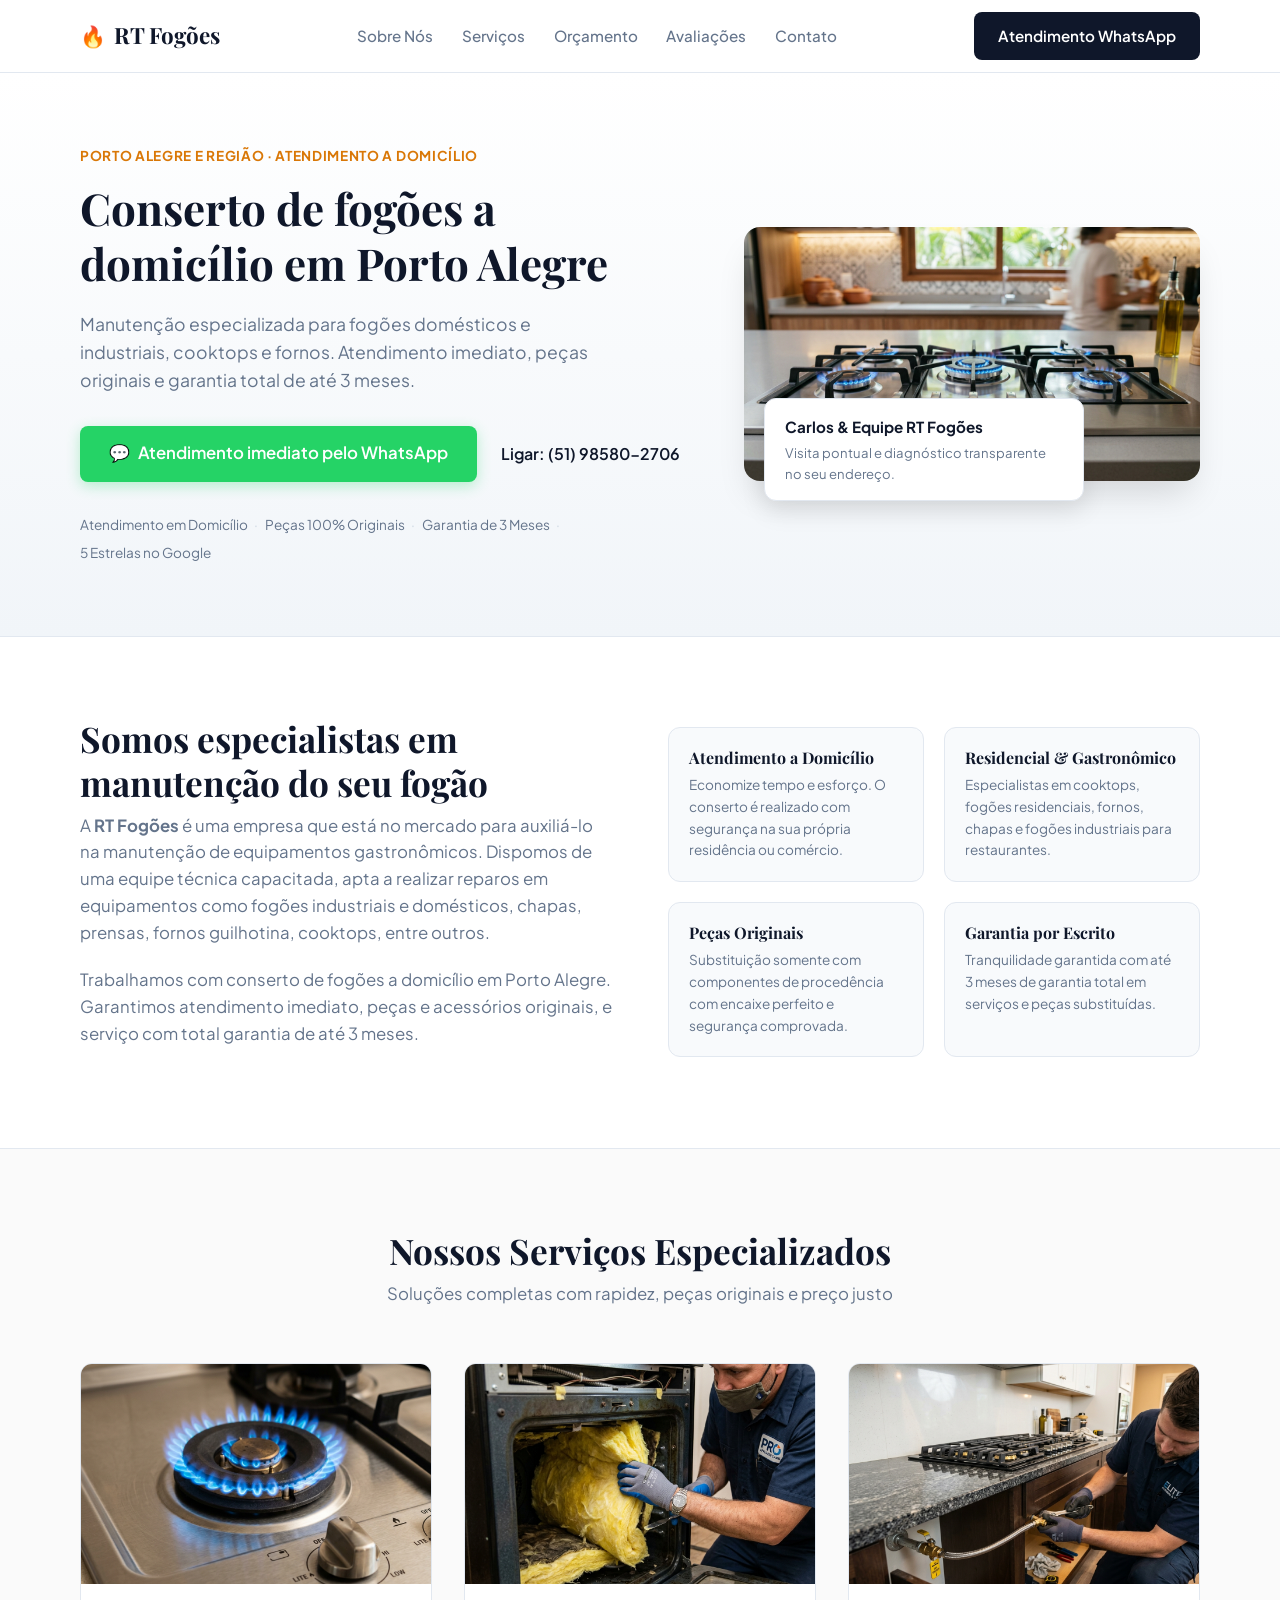
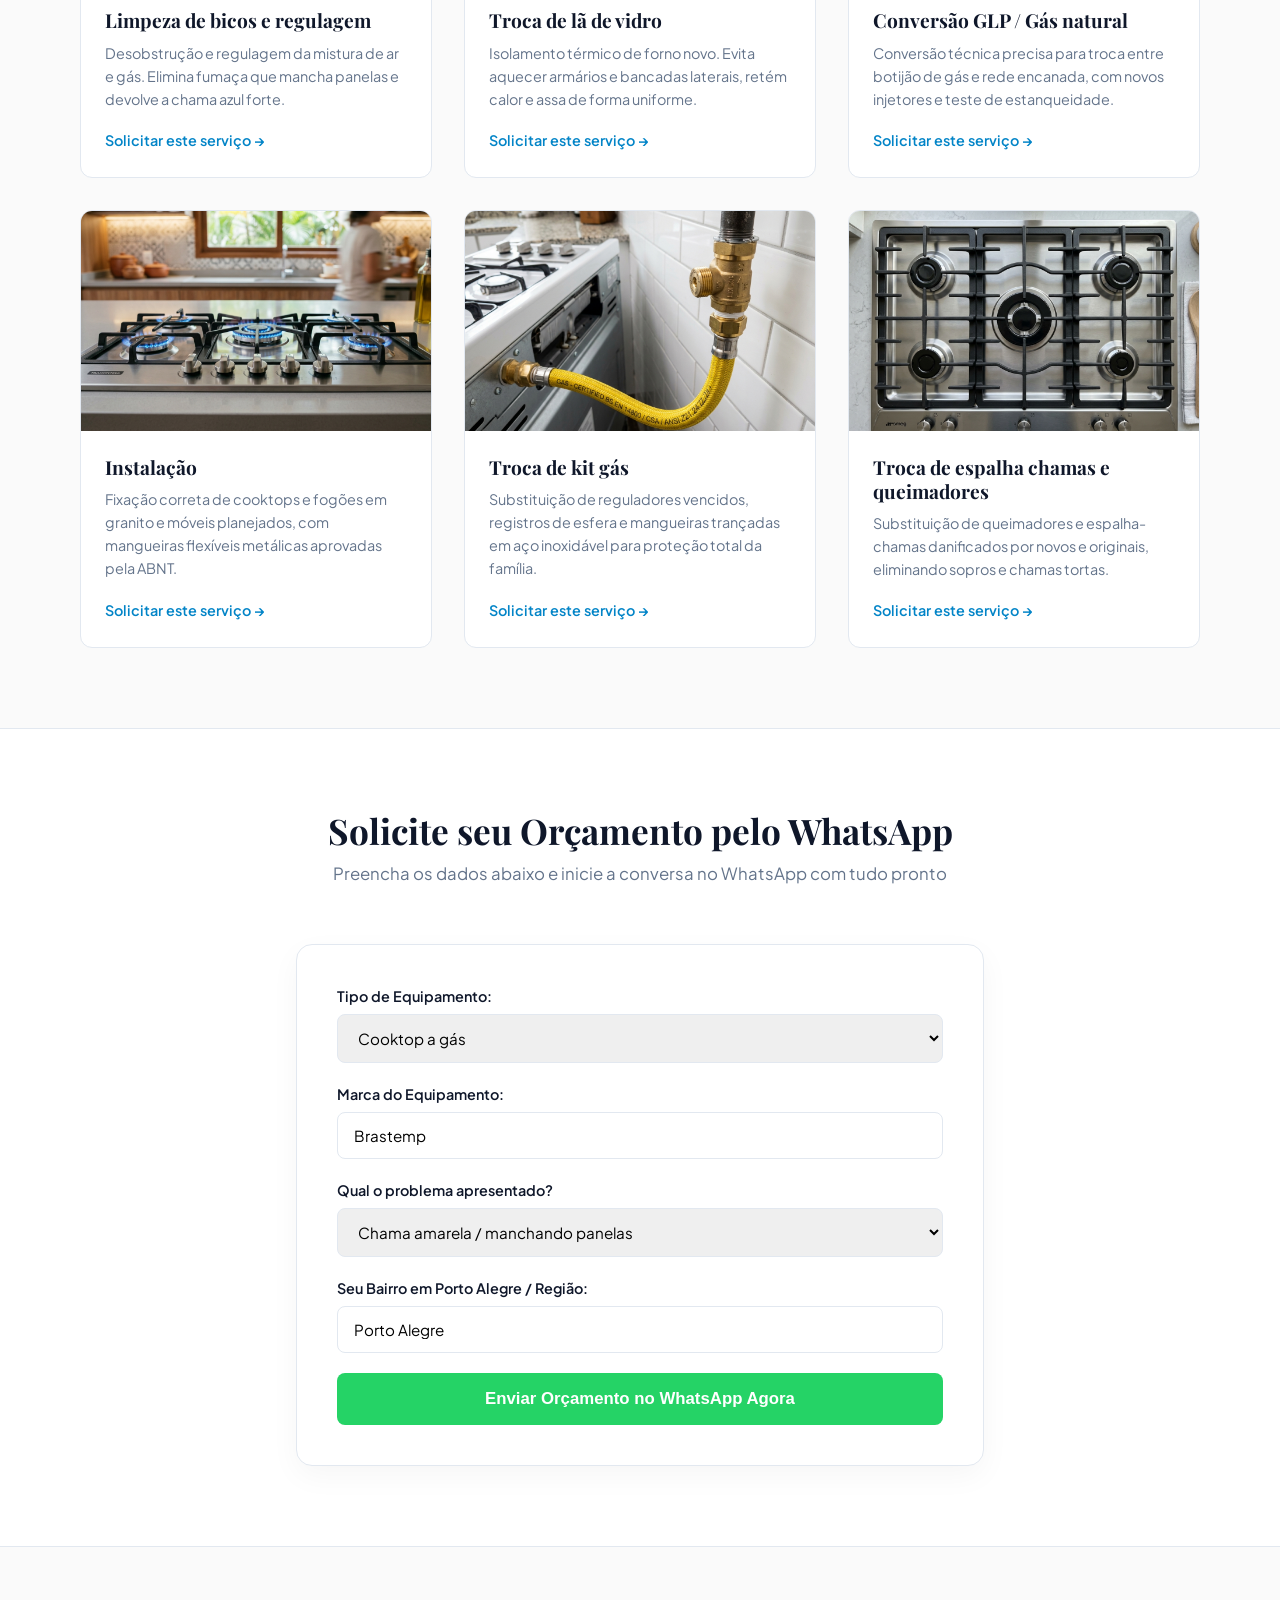
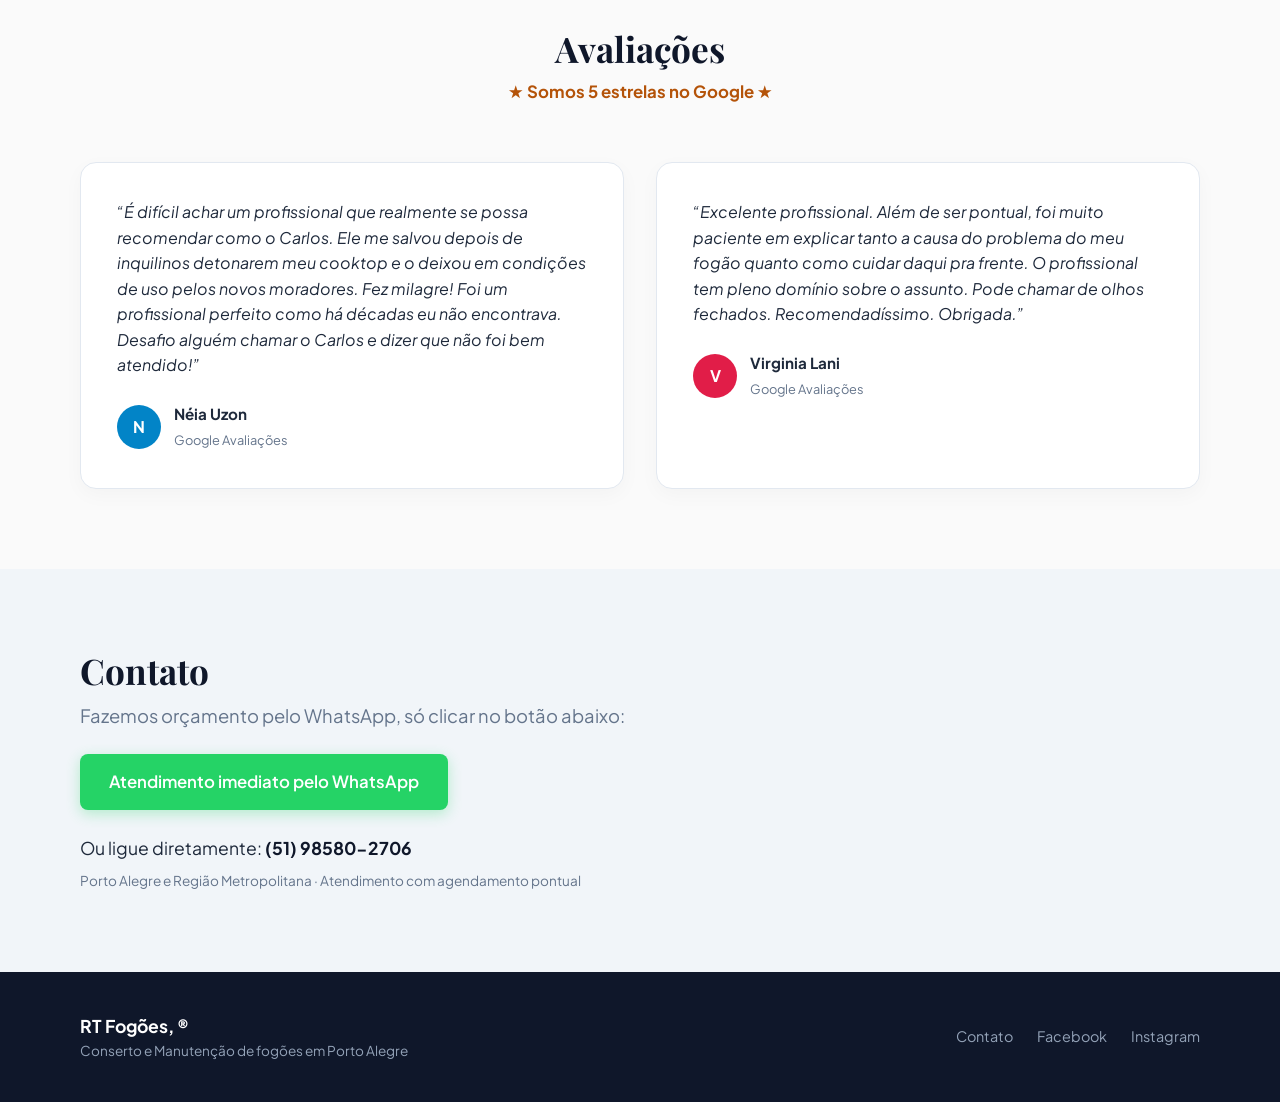
<file: index.html>
<!DOCTYPE html>
<html lang="pt-BR" class="scroll-smooth">
<head>
  <meta charset="UTF-8">
  <meta name="viewport" content="width=device-width, initial-scale=1.0">
  <title>RT Fogões - Conserto e Manutenção a Domicílio em Porto Alegre</title>
  <meta name="description" content="Conserto e manutenção especializada de fogões domésticos e industriais, cooktops e fornos a domicílio em Porto Alegre. Atendimento rápido via WhatsApp!">
  <meta property="og:type" content="website" />
  <meta name="twitter:card" content="summary_large_image" />
  <link rel="stylesheet" href="style.css">
  <link rel="preconnect" href="https://fonts.googleapis.com">
  <link rel="preconnect" href="https://fonts.gstatic.com" crossorigin>
  <link href="https://fonts.googleapis.com/css2?family=Playfair+Display:ital,wght@0,600;0,700;1,600&family=Plus+Jakarta+Sans:wght@400;500;600;700&display=swap" rel="stylesheet">
</head>
<body>

  <!-- Top Bar -->
  <header class="top-bar">
    <div class="container top-bar-inner">
      <a href="#" class="brand">
        <span class="brand-flame">🔥</span> RT Fogões
      </a>
      <nav class="nav-links">
        <a href="#sobre">Sobre Nós</a>
        <a href="#servicos">Serviços</a>
        <a href="#orcamento">Orçamento</a>
        <a href="#avaliacoes">Avaliações</a>
        <a href="#contato">Contato</a>
      </nav>
      <div class="header-action">
        <a href="https://wa.me/5551985802706?text=Ol%C3%A1%2C%20gostaria%20de%20um%20or%C3%A7amento%20para%20conserto%20de%20fog%C3%A3o." target="_blank" rel="noopener" class="btn btn-primary">
          Atendimento WhatsApp</a>
      </div>
    </div>
  </header>

  <!-- Hero Section -->
  <section class="hero-section">
    <div class="container hero-grid">
      <div class="hero-text">
        <p class="hero-location">Porto Alegre e Região · Atendimento a Domicílio</p>
        <h1 class="hero-title">Conserto de fogões a domicílio em Porto Alegre</h1>
        <p class="hero-lead">
          Manutenção especializada para fogões domésticos e industriais, cooktops e fornos. Atendimento imediato, peças originais e garantia total de até 3 meses.
        </p>
        <div class="hero-actions">
          <a href="https://wa.me/5551985802706?text=Ol%C3%A1%2C%20gostaria%20de%20um%20or%C3%A7amento%20para%20conserto%20de%20fog%C3%A3o." target="_blank" rel="noopener" class="btn btn-whatsapp-large">
            <span>💬</span> Atendimento imediato pelo WhatsApp
          </a>
          <a href="tel:51985802706" class="phone-link">Ligar: (51) 98580-2706</a>
        </div>
        <div class="hero-badges">
          <span>Atendimento em Domicílio</span>
          <span class="dot">·</span>
          <span>Peças 100% Originais</span>
          <span class="dot">·</span>
          <span>Garantia de 3 Meses</span>
          <span class="dot">·</span>
          <span>5 Estrelas no Google</span>
        </div>
      </div>
      <div class="hero-image-wrapper">
        <img src="images/hero.jpg" alt="Cooktop com chamas azuis perfeitas" class="hero-img">
        <div class="hero-card-floating">
          <strong>Carlos & Equipe RT Fogões</strong>
          <p>Visita pontual e diagnóstico transparente no seu endereço.</p>
        </div>
      </div>
    </div>
  </section>

  <!-- Sobre Nós -->
  <section id="sobre" class="section section-alt">
    <div class="container">
      <div class="about-grid">
        <div class="about-heading">
          <h2 class="section-title">Somos especialistas em manutenção do seu fogão</h2>
          <p class="about-lead">
            A <strong>RT Fogões</strong> é uma empresa que está no mercado para auxiliá-lo na manutenção de equipamentos gastronômicos. Dispomos de uma equipe técnica capacitada, apta a realizar reparos em equipamentos como fogões industriais e domésticos, chapas, prensas, fornos guilhotina, cooktops, entre outros.
          </p>
          <p class="about-lead">
            Trabalhamos com conserto de fogões a domicílio em Porto Alegre. Garantimos atendimento imediato, peças e acessórios originais, e serviço com total garantia de até 3 meses.
          </p>
        </div>
        <div class="about-cards">
          <div class="feature-box">
            <h3>Atendimento a Domicílio</h3>
            <p>Economize tempo e esforço. O conserto é realizado com segurança na sua própria residência ou comércio.</p>
          </div>
          <div class="feature-box">
            <h3>Residencial & Gastronômico</h3>
            <p>Especialistas em cooktops, fogões residenciais, fornos, chapas e fogões industriais para restaurantes.</p>
          </div>
          <div class="feature-box">
            <h3>Peças Originais</h3>
            <p>Substituição somente com componentes de procedência com encaixe perfeito e segurança comprovada.</p>
          </div>
          <div class="feature-box">
            <h3>Garantia por Escrito</h3>
            <p>Tranquilidade garantida com até 3 meses de garantia total em serviços e peças substituídas.</p>
          </div>
        </div>
      </div>
    </div>
  </section>

  <!-- Serviços -->
  <section id="servicos" class="section">
    <div class="container">
      <div class="section-header-center">
        <h2 class="section-title">Nossos Serviços Especializados</h2>
        <p class="section-subtitle">Soluções completas com rapidez, peças originais e preço justo</p>
      </div>

      <div class="services-grid">
        <div class="service-card">
          <img src="images/limpeza-bicos.jpg" alt="Limpeza de bicos e regulagem" class="service-img">
          <div class="service-content">
            <h3>Limpeza de bicos e regulagem</h3>
            <p>Desobstrução e regulagem da mistura de ar e gás. Elimina fumaça que mancha panelas e devolve a chama azul forte.</p>
            <a href="https://wa.me/5551985802706?text=Ol%C3%A1%2C%20preciso%20de%20Limpeza%20de%20Bicos%20e%20Regulagem%20de%20chama." target="_blank" class="service-link">Solicitar este serviço →</a>
          </div>
        </div>

        <div class="service-card">
          <img src="images/la-de-vidro.jpg" alt="Troca de lã de vidro" class="service-img">
          <div class="service-content">
            <h3>Troca de lã de vidro</h3>
            <p>Isolamento térmico de forno novo. Evita aquecer armários e bancadas laterais, retém calor e assa de forma uniforme.</p>
            <a href="https://wa.me/5551985802706?text=Ol%C3%A1%2C%20preciso%20de%20Troca%20de%20L%C3%A3%20de%20Vidro%20no%20meu%20forno." target="_blank" class="service-link">Solicitar este serviço →</a>
          </div>
        </div>

        <div class="service-card">
          <img src="images/instalacao.jpg" alt="Conversão GLP / Gás natural" class="service-img">
          <div class="service-content">
            <h3>Conversão GLP / Gás natural</h3>
            <p>Conversão técnica precisa para troca entre botijão de gás e rede encanada, com novos injetores e teste de estanqueidade.</p>
            <a href="https://wa.me/5551985802706?text=Ol%C3%A1%2C%20preciso%20de%20Convers%C3%A3o%20de%20G%C3%A1s%20(GLP%20%2F%20Natural)." target="_blank" class="service-link">Solicitar este serviço →</a>
          </div>
        </div>

        <div class="service-card">
          <img src="images/hero.jpg" alt="Instalação de fogão e cooktop" class="service-img">
          <div class="service-content">
            <h3>Instalação</h3>
            <p>Fixação correta de cooktops e fogões em granito e móveis planejados, com mangueiras flexíveis metálicas aprovadas pela ABNT.</p>
            <a href="https://wa.me/5551985802706?text=Ol%C3%A1%2C%20preciso%20de%20Instala%C3%A7%C3%A3o%20de%20fog%C3%A3o%20%2F%20cooktop." target="_blank" class="service-link">Solicitar este serviço →</a>
          </div>
        </div>

        <div class="service-card">
          <img src="images/kit-gas.jpg" alt="Troca de kit gás" class="service-img">
          <div class="service-content">
            <h3>Troca de kit gás</h3>
            <p>Substituição de reguladores vencidos, registros de esfera e mangueiras trançadas em aço inoxidável para proteção total da família.</p>
            <a href="https://wa.me/5551985802706?text=Ol%C3%A1%2C%20preciso%20de%20Troca%20de%20Kit%20G%C3%A1s." target="_blank" class="service-link">Solicitar este serviço →</a>
          </div>
        </div>

        <div class="service-card">
          <img src="images/queimadores.jpg" alt="Troca de espalha chamas e queimadores" class="service-img">
          <div class="service-content">
            <h3>Troca de espalha chamas e queimadores</h3>
            <p>Substituição de queimadores e espalha-chamas danificados por novos e originais, eliminando sopros e chamas tortas.</p>
            <a href="https://wa.me/5551985802706?text=Ol%C3%A1%2C%20preciso%20de%20Troca%20de%20Espalha%20Chamas%20e%20Queimadores." target="_blank" class="service-link">Solicitar este serviço →</a>
          </div>
        </div>
      </div>
    </div>
  </section>

  <!-- Orçamento Rápido Interativo -->
  <section id="orcamento" class="section section-alt">
    <div class="container max-w-narrow">
      <div class="section-header-center">
        <h2 class="section-title">Solicite seu Orçamento pelo WhatsApp</h2>
        <p class="section-subtitle">Preencha os dados abaixo e inicie a conversa no WhatsApp com tudo pronto</p>
      </div>

      <form id="orcamento-form" class="budget-form">
        <div class="form-group">
          <label for="tipoEquip">Tipo de Equipamento:</label>
          <select id="tipoEquip" class="form-control">
            <option value="Cooktop a gás">Cooktop a gás</option>
            <option value="Fogão residencial de piso">Fogão residencial de piso</option>
            <option value="Fogão de embutir">Fogão de embutir</option>
            <option value="Forno a gás">Forno a gás</option>
            <option value="Fogão industrial / Chapa">Fogão industrial ou Chapa gastronômica</option>
          </select>
        </div>

        <div class="form-group">
          <label for="marcaEquip">Marca do Equipamento:</label>
          <input type="text" id="marcaEquip" class="form-control" placeholder="Ex: Brastemp, Electrolux, Consul, Dako..." value="Brastemp">
        </div>

        <div class="form-group">
          <label for="problemaEquip">Qual o problema apresentado?</label>
          <select id="problemaEquip" class="form-control">
            <option value="Chama amarela manchando as panelas de preto">Chama amarela / manchando panelas</option>
            <option value="Boca entupida ou não acende">Boca entupida / não acende</option>
            <option value="Cheiro de gás ou suspeita de vazamento">Cheiro de gás / vazamento</option>
            <option value="Forno apaga quando solto o botão">Forno apaga sozinho</option>
            <option value="Conversão para gás de rua / GLP">Conversão GLP / Gás Natural</option>
            <option value="Instalação com mangueira de aço">Instalação nova</option>
            <option value="Troca de kit gás ou regulador">Troca de kit gás</option>
            <option value="Outro defeito">Outro defeito</option>
          </select>
        </div>

        <div class="form-group">
          <label for="bairroEquip">Seu Bairro em Porto Alegre / Região:</label>
          <input type="text" id="bairroEquip" class="form-control" placeholder="Ex: Menino Deus, Petrópolis, Moinhos de Vento..." value="Porto Alegre">
        </div>

        <button type="submit" class="btn btn-whatsapp-full">
          Enviar Orçamento no WhatsApp Agora
        </button>
      </form>
    </div>
  </section>

  <!-- Avaliações -->
  <section id="avaliacoes" class="section">
    <div class="container">
      <div class="section-header-center">
        <h2 class="section-title">Avaliações</h2>
        <p class="section-rating-badge">★ Somos 5 estrelas no Google ★</p>
      </div>

      <div class="reviews-grid">
        <div class="review-card">
          <p class="review-text">
            “É difícil achar um profissional que realmente se possa recomendar como o Carlos. Ele me salvou depois de inquilinos detonarem meu cooktop e o deixou em condições de uso pelos novos moradores. Fez milagre! Foi um profissional perfeito como há décadas eu não encontrava. Desafio alguém chamar o Carlos e dizer que não foi bem atendido!”
          </p>
          <div class="review-author">
            <div class="avatar avatar-n">N</div>
            <div>
              <strong>Néia Uzon</strong>
              <span>Google Avaliações</span>
            </div>
          </div>
        </div>

        <div class="review-card">
          <p class="review-text">
            “Excelente profissional. Além de ser pontual, foi muito paciente em explicar tanto a causa do problema do meu fogão quanto como cuidar daqui pra frente. O profissional tem pleno domínio sobre o assunto. Pode chamar de olhos fechados. Recomendadíssimo. Obrigada.”
          </p>
          <div class="review-author">
            <div class="avatar avatar-v">V</div>
            <div>
              <strong>Virginia Lani</strong>
              <span>Google Avaliações</span>
            </div>
          </div>
        </div>
      </div>
    </div>
  </section>

  <!-- Contato Final -->
  <section id="contato" class="section section-contact">
    <div class="container text-center">
      <h2 class="section-title">Contato</h2>
      <p class="contact-lead">Fazemos orçamento pelo WhatsApp, só clicar no botão abaixo:</p>
      <div class="contact-actions">
        <a href="https://wa.me/5551985802706?text=Ol%C3%A1%2C%20gostaria%20de%20um%20or%C3%A7amento%20para%20conserto%20de%20fog%C3%A3o." target="_blank" class="btn btn-whatsapp-large">
          Atendimento imediato pelo WhatsApp
        </a>
      </div>
      <p class="contact-phone">Ou ligue diretamente: <a href="tel:51985802706">(51) 98580-2706</a></p>
      <p class="contact-note">Porto Alegre e Região Metropolitana · Atendimento com agendamento pontual</p>
    </div>
  </section>

  <!-- Footer -->
  <footer class="site-footer">
    <div class="container footer-inner">
      <div class="footer-brand">
        <strong>RT Fogões, ®</strong>
        <p>Conserto e Manutenção de fogões em Porto Alegre</p>
      </div>
      <div class="footer-links">
        <a href="#contato">Contato</a>
        <a href="https://facebook.com" target="_blank" rel="noopener">Facebook</a>
        <a href="https://instagram.com" target="_blank" rel="noopener">Instagram</a>
      </div>
    </div>
  </footer>

  <script src="script.js"></script>
</body>
</html>
</file>
<file: style.css>
/* RT Fogões - Estilos Vanilla Modernos e Responsivos para GitHub Pages */
:root {
  --primary-navy: #0f172a;
  --primary-blue: #0284c7;
  --accent-green: #25d366;
  --accent-green-hover: #1eb956;
  --accent-amber: #d97706;
  --text-main: #1e293b;
  --text-muted: #64748b;
  --bg-page: #fafafa;
  --bg-white: #ffffff;
  --border-color: #e2e8f0;
}

* {
  margin: 0;
  padding: 0;
  box-sizing: border-box;
}

html {
  scroll-behavior: smooth;
}

body {
  font-family: 'Plus Jakarta Sans', system-ui, -apple-system, sans-serif;
  color: var(--text-main);
  background-color: var(--bg-page);
  line-height: 1.6;
}

h1, h2, h3, .section-title {
  font-family: 'Playfair Display', Georgia, serif;
  color: var(--primary-navy);
  line-height: 1.25;
}

.container {
  width: 90%;
  max-width: 1200px;
  margin: 0 auto;
  padding: 0 1rem;
}

.max-w-narrow {
  max-width: 720px;
  margin-left: auto;
  margin-right: auto;
}

/* Header */
.top-bar {
  background: #ffffff;
  border-bottom: 1px solid var(--border-color);
  position: sticky;
  top: 0;
  z-index: 100;
}

.top-bar-inner {
  display: flex;
  align-items: center;
  justify-content: space-between;
  height: 72px;
}

.brand {
  font-family: 'Playfair Display', Georgia, serif;
  font-size: 1.4rem;
  font-weight: 700;
  color: var(--primary-navy);
  text-decoration: none;
  display: flex;
  align-items: center;
  gap: 0.5rem;
}

.brand-flame {
  font-size: 1.3rem;
}

.nav-links {
  display: flex;
  gap: 1.8rem;
}

.nav-links a {
  text-decoration: none;
  color: var(--text-muted);
  font-size: 0.95rem;
  font-weight: 500;
  transition: color 0.2s;
}

.nav-links a:hover {
  color: var(--primary-navy);
}

/* Buttons */
.btn {
  display: inline-flex;
  align-items: center;
  justify-content: center;
  gap: 0.5rem;
  padding: 0.75rem 1.5rem;
  font-weight: 600;
  font-size: 0.95rem;
  border-radius: 8px;
  text-decoration: none;
  transition: all 0.2s ease;
  cursor: pointer;
  border: none;
}

.btn-primary {
  background: var(--primary-navy);
  color: #fff;
}

.btn-primary:hover {
  background: #1e293b;
}

.btn-whatsapp-large {
  background: var(--accent-green);
  color: #fff;
  font-size: 1.05rem;
  padding: 0.9rem 1.8rem;
  box-shadow: 0 4px 14px rgba(37, 211, 102, 0.3);
}

.btn-whatsapp-large:hover {
  background: var(--accent-green-hover);
  transform: translateY(-2px);
}

.btn-whatsapp-full {
  width: 100%;
  background: var(--accent-green);
  color: #fff;
  padding: 1rem;
  font-size: 1.05rem;
  border-radius: 8px;
}

.btn-whatsapp-full:hover {
  background: var(--accent-green-hover);
}

/* Hero */
.hero-section {
  padding: 4.5rem 0;
  background: linear-gradient(180deg, #ffffff 0%, #f1f5f9 100%);
}

.hero-grid {
  display: grid;
  grid-template-columns: 1.15fr 0.85fr;
  gap: 3rem;
  align-items: center;
}

.hero-location {
  font-size: 0.85rem;
  font-weight: 700;
  color: var(--accent-amber);
  text-transform: uppercase;
  letter-spacing: 0.05em;
  margin-bottom: 0.8rem;
}

.hero-title {
  font-size: 2.75rem;
  margin-bottom: 1.25rem;
}

.hero-lead {
  font-size: 1.1rem;
  color: var(--text-muted);
  margin-bottom: 2rem;
  max-width: 520px;
}

.hero-actions {
  display: flex;
  align-items: center;
  gap: 1.5rem;
  flex-wrap: wrap;
  margin-bottom: 2rem;
}

.phone-link {
  color: var(--primary-navy);
  font-weight: 600;
  text-decoration: none;
}

.hero-badges {
  font-size: 0.85rem;
  color: var(--text-muted);
  display: flex;
  flex-wrap: wrap;
  align-items: center;
  gap: 0.4rem;
}

.hero-badges .dot {
  color: #cbd5e1;
}

.hero-image-wrapper {
  position: relative;
}

.hero-img {
  width: 100%;
  border-radius: 16px;
  box-shadow: 0 20px 35px -10px rgba(0,0,0,0.15);
  display: block;
  object-fit: cover;
  max-height: 440px;
}

.hero-card-floating {
  position: absolute;
  bottom: -20px;
  left: 20px;
  background: #ffffff;
  padding: 1rem 1.25rem;
  border-radius: 12px;
  box-shadow: 0 10px 25px rgba(0,0,0,0.1);
  border: 1px solid var(--border-color);
  max-width: 320px;
}

.hero-card-floating strong {
  display: block;
  font-size: 0.95rem;
  color: var(--primary-navy);
}

.hero-card-floating p {
  font-size: 0.82rem;
  color: var(--text-muted);
  margin-top: 0.2rem;
}

/* Sections */
.section {
  padding: 5rem 0;
}

.section-alt {
  background: #ffffff;
  border-top: 1px solid var(--border-color);
  border-bottom: 1px solid var(--border-color);
}

.section-header-center {
  text-align: center;
  margin-bottom: 3.5rem;
}

.section-title {
  font-size: 2.2rem;
  margin-bottom: 0.5rem;
}

.section-subtitle {
  color: var(--text-muted);
  font-size: 1.05rem;
}

.section-rating-badge {
  font-size: 1.05rem;
  font-weight: 700;
  color: #b45309;
}

/* About Grid */
.about-grid {
  display: grid;
  grid-template-columns: 1fr 1fr;
  gap: 3.5rem;
  align-items: center;
}

.about-lead {
  font-size: 1.05rem;
  color: var(--text-muted);
  margin-bottom: 1.25rem;
}

.about-cards {
  display: grid;
  grid-template-columns: 1fr 1fr;
  gap: 1.25rem;
}

.feature-box {
  background: #f8fafc;
  border: 1px solid var(--border-color);
  padding: 1.25rem;
  border-radius: 12px;
}

.feature-box h3 {
  font-size: 1rem;
  margin-bottom: 0.4rem;
}

.feature-box p {
  font-size: 0.85rem;
  color: var(--text-muted);
}

/* Services */
.services-grid {
  display: grid;
  grid-template-columns: repeat(3, 1fr);
  gap: 2rem;
}

.service-card {
  background: #ffffff;
  border-radius: 12px;
  border: 1px solid var(--border-color);
  overflow: hidden;
  transition: transform 0.2s, box-shadow 0.2s;
}

.service-card:hover {
  transform: translateY(-4px);
  box-shadow: 0 12px 24px rgba(0,0,0,0.06);
}

.service-img {
  width: 100%;
  height: 220px;
  object-fit: cover;
  display: block;
}

.service-content {
  padding: 1.5rem;
}

.service-content h3 {
  font-size: 1.2rem;
  margin-bottom: 0.6rem;
}

.service-content p {
  font-size: 0.9rem;
  color: var(--text-muted);
  margin-bottom: 1rem;
}

.service-link {
  color: var(--primary-blue);
  font-size: 0.9rem;
  font-weight: 600;
  text-decoration: none;
}

/* Budget Form */
.budget-form {
  background: #ffffff;
  padding: 2.5rem;
  border-radius: 16px;
  border: 1px solid var(--border-color);
  box-shadow: 0 10px 30px rgba(0,0,0,0.04);
}

.form-group {
  margin-bottom: 1.25rem;
}

.form-group label {
  display: block;
  font-size: 0.9rem;
  font-weight: 600;
  margin-bottom: 0.4rem;
  color: var(--primary-navy);
}

.form-control {
  width: 100%;
  padding: 0.8rem 1rem;
  border-radius: 8px;
  border: 1px solid var(--border-color);
  font-family: inherit;
  font-size: 0.95rem;
  outline: none;
  transition: border-color 0.2s;
}

.form-control:focus {
  border-color: var(--primary-blue);
}

/* Reviews */
.reviews-grid {
  display: grid;
  grid-template-columns: 1fr 1fr;
  gap: 2rem;
}

.review-card {
  background: #ffffff;
  padding: 2.25rem;
  border-radius: 16px;
  border: 1px solid var(--border-color);
  box-shadow: 0 6px 20px rgba(0,0,0,0.03);
}

.review-text {
  font-size: 1rem;
  font-style: italic;
  color: var(--text-main);
  margin-bottom: 1.5rem;
}

.review-author {
  display: flex;
  align-items: center;
  gap: 0.8rem;
}

.avatar {
  width: 44px;
  height: 44px;
  border-radius: 50%;
  color: #fff;
  font-weight: 700;
  display: flex;
  align-items: center;
  justify-content: center;
}

.avatar-n { background: #0284c7; }
.avatar-v { background: #e11d48; }

.review-author strong {
  display: block;
  font-size: 0.95rem;
}

.review-author span {
  font-size: 0.8rem;
  color: var(--text-muted);
}

/* Contact */
.section-contact {
  background: #f1f5f9;
}

.contact-lead {
  font-size: 1.15rem;
  color: var(--text-muted);
  margin-bottom: 1.5rem;
}

.contact-actions {
  margin-bottom: 1.5rem;
}

.contact-phone {
  font-size: 1.1rem;
  margin-bottom: 0.5rem;
}

.contact-phone a {
  color: var(--primary-navy);
  font-weight: 700;
  text-decoration: none;
}

.contact-note {
  font-size: 0.85rem;
  color: var(--text-muted);
}

/* Footer */
.site-footer {
  background: #0f172a;
  color: #94a3b8;
  padding: 2.5rem 0;
}

.footer-inner {
  display: flex;
  justify-content: space-between;
  align-items: center;
}

.footer-brand strong {
  color: #fff;
  font-size: 1.1rem;
}

.footer-brand p {
  font-size: 0.85rem;
}

.footer-links {
  display: flex;
  gap: 1.5rem;
}

.footer-links a {
  color: #94a3b8;
  text-decoration: none;
  font-size: 0.9rem;
}

.footer-links a:hover {
  color: #fff;
}

/* Mobile */
@media (max-width: 900px) {
  .hero-grid,
  .about-grid {
    grid-template-columns: 1fr;
    gap: 2.5rem;
  }

  .hero-title {
    font-size: 2.1rem;
  }

  .services-grid,
  .reviews-grid,
  .about-cards {
    grid-template-columns: 1fr;
  }

  .nav-links {
    display: none;
  }
}
</file>
